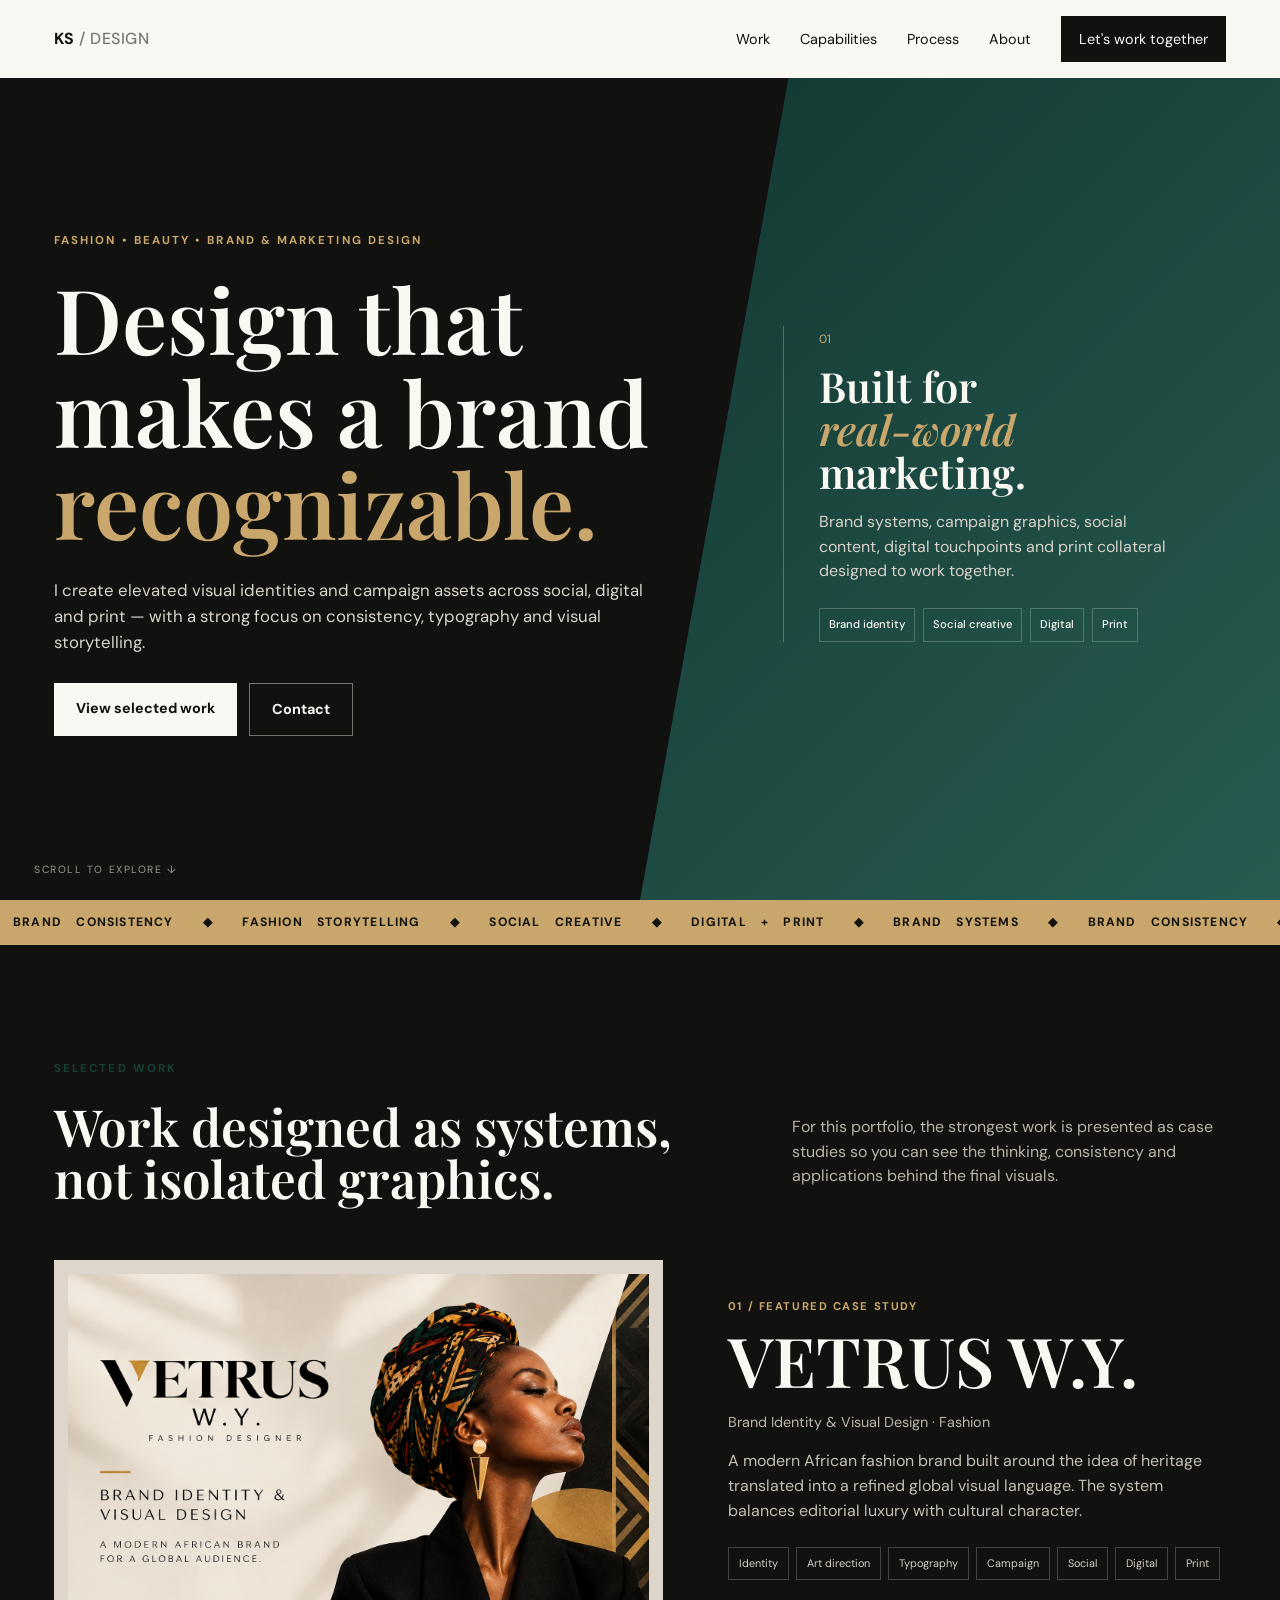
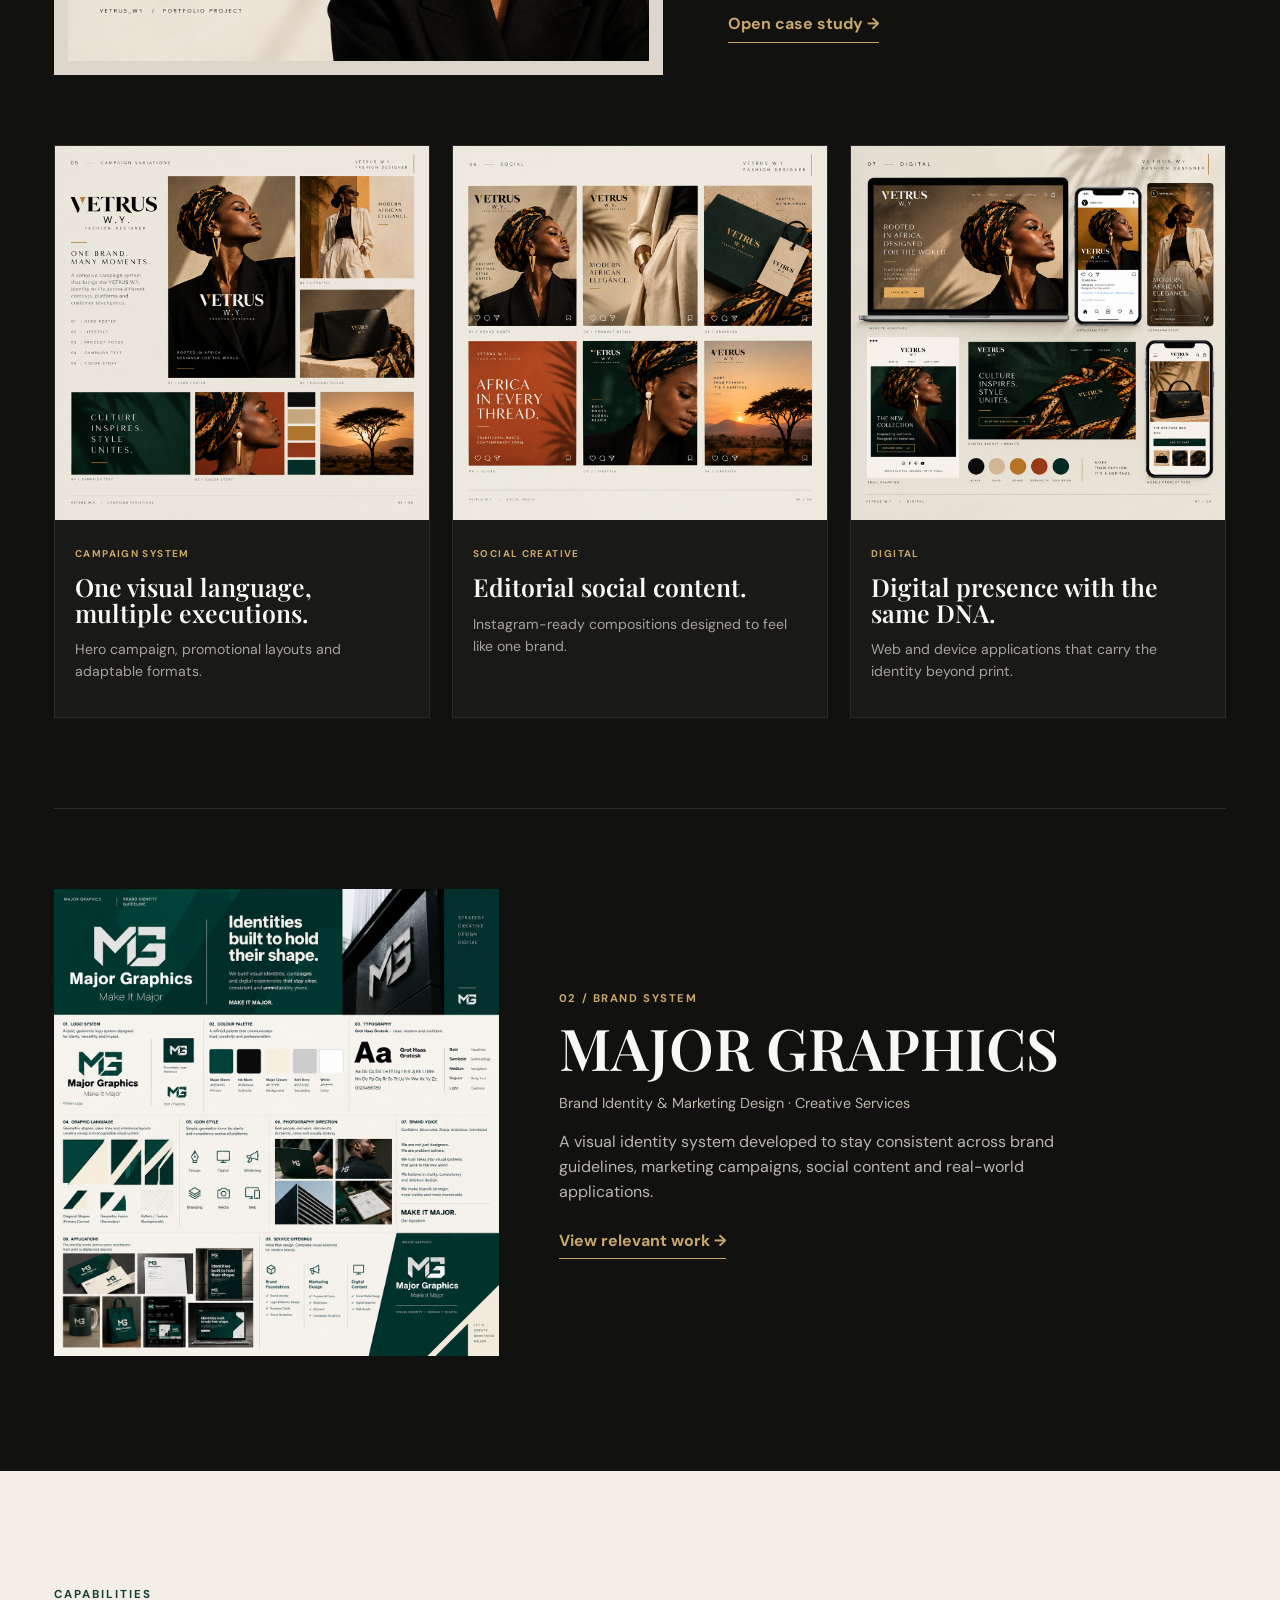
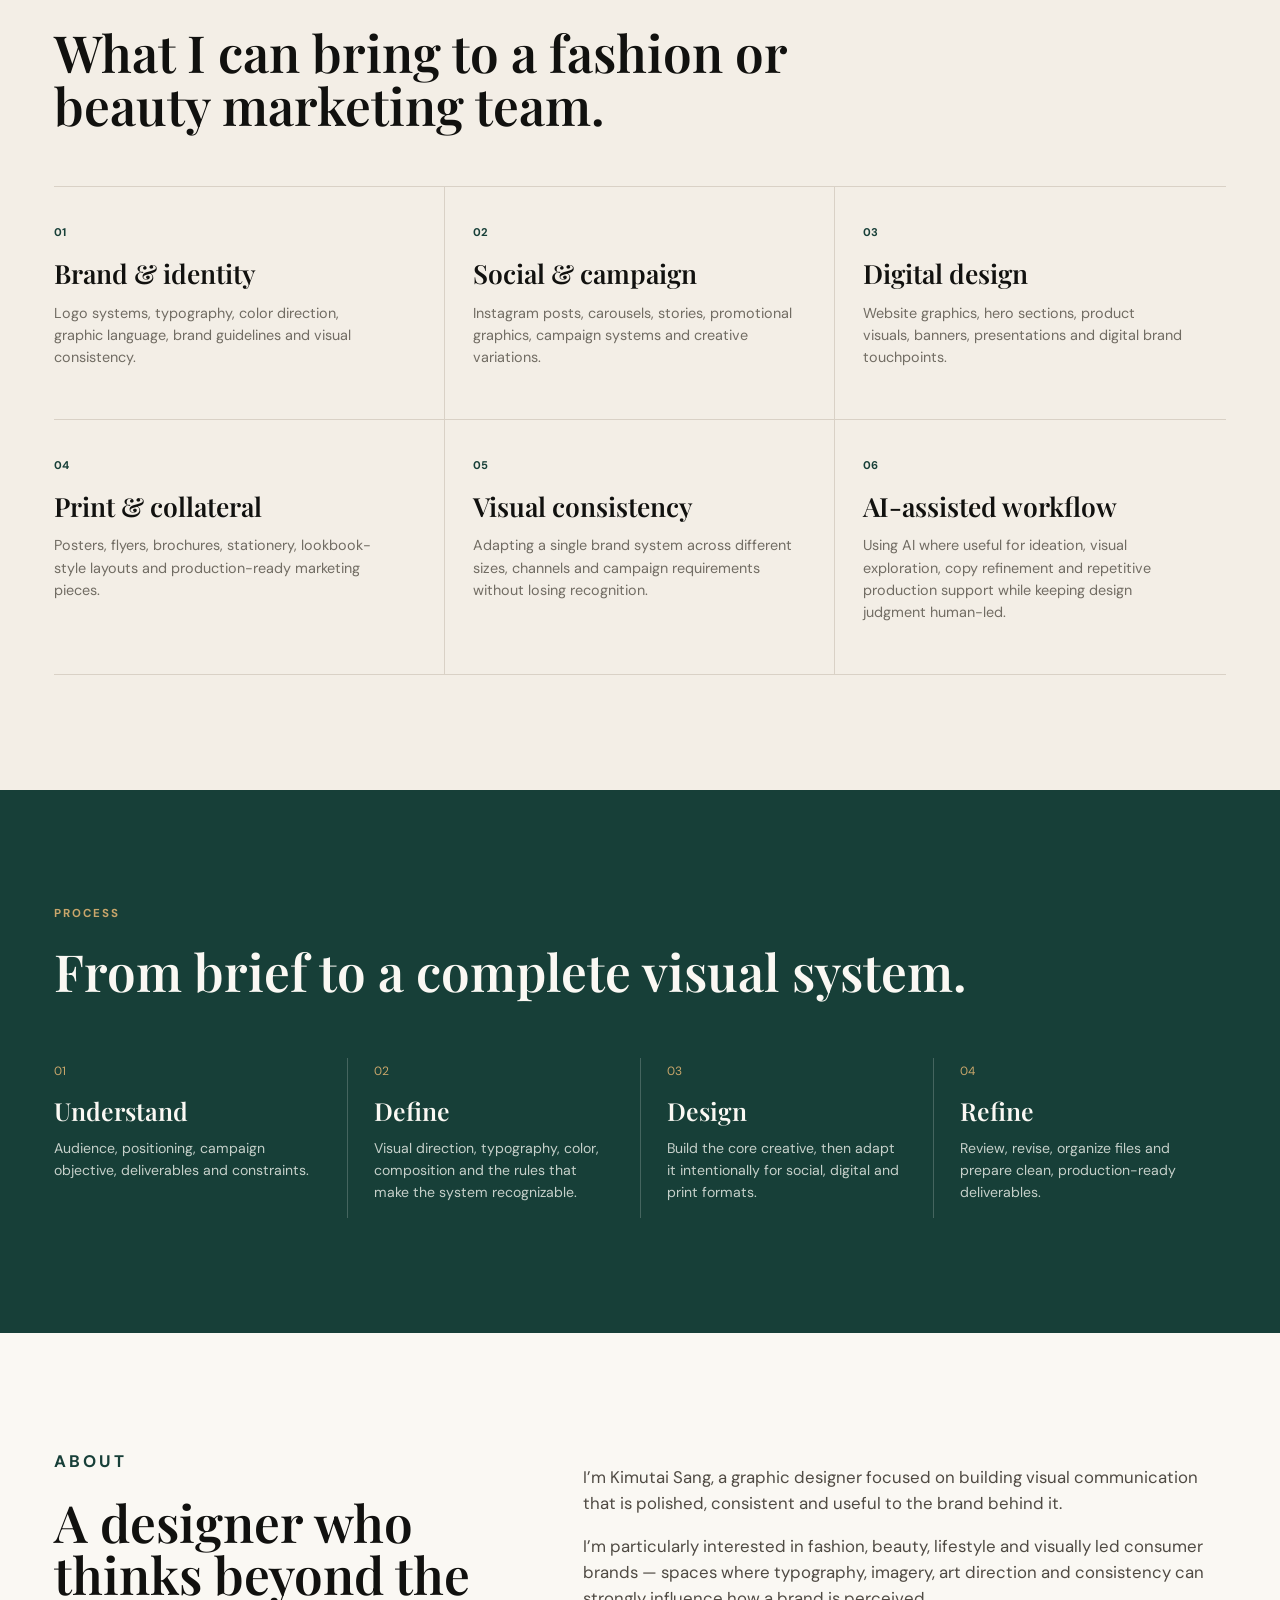
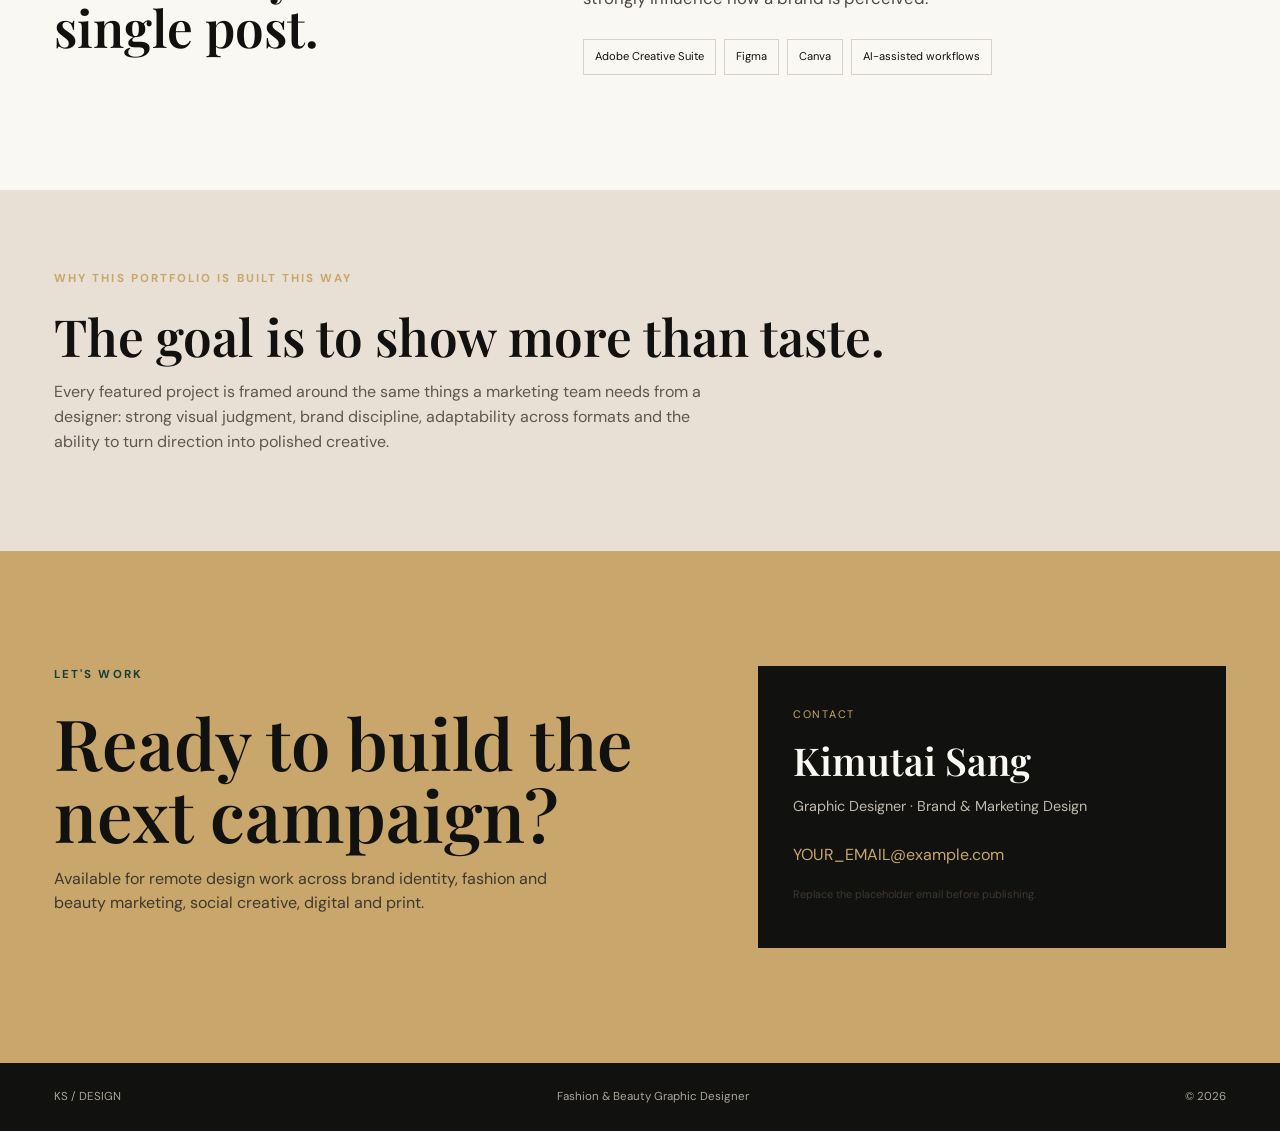
<file: index.html>
<!doctype html>
<html lang="en">
<head>
<meta charset="utf-8"><meta name="viewport" content="width=device-width,initial-scale=1">
<title>Kimutai Sang — Fashion & Beauty Graphic Designer</title>
<meta name="description" content="Portfolio of Kimutai Sang — graphic design, fashion branding, social creative, digital and print design.">
<link rel="preconnect" href="https://fonts.googleapis.com"><link rel="preconnect" href="https://fonts.gstatic.com" crossorigin>
<link href="https://fonts.googleapis.com/css2?family=DM+Sans:wght@400;500;600;700&family=Playfair+Display:wght@500;600;700&display=swap" rel="stylesheet">
<link rel="stylesheet" href="styles.css">
</head>
<body>
<header><nav class="nav wrap"><a class="wordmark" href="#top">KS<span> / DESIGN</span></a><div class="navlinks"><a href="#work">Work</a><a href="#capabilities">Capabilities</a><a href="#process">Process</a><a href="#about">About</a><a class="navbtn" href="#contact">Let's work together</a></div><button class="menu" aria-label="Open menu">☰</button></nav></header>
<main id="top">
<section class="hero"><div class="hero-bg"></div><div class="wrap hero-grid"><div><p class="eyebrow">FASHION • BEAUTY • BRAND & MARKETING DESIGN</p><h1>Design that makes a brand <em>recognizable.</em></h1><p class="hero-lead">I create elevated visual identities and campaign assets across social, digital and print — with a strong focus on consistency, typography and visual storytelling.</p><div class="actions"><a class="btn light" href="#work">View selected work</a><a class="btn outline" href="#contact">Contact</a></div></div><aside class="hero-note"><span>01</span><h2>Built for<br><i>real-world</i> marketing.</h2><p>Brand systems, campaign graphics, social content, digital touchpoints and print collateral designed to work together.</p><div class="mini-tags"><b>Brand identity</b><b>Social creative</b><b>Digital</b><b>Print</b></div></aside></div><div class="scroll">SCROLL TO EXPLORE ↓</div></section>
<div class="marquee"><div>BRAND CONSISTENCY <i>◆</i> FASHION STORYTELLING <i>◆</i> SOCIAL CREATIVE <i>◆</i> DIGITAL + PRINT <i>◆</i> BRAND SYSTEMS <i>◆</i> BRAND CONSISTENCY <i>◆</i> FASHION STORYTELLING <i>◆</i></div></div>
<section id="work" class="section work"><div class="wrap"><div class="section-head"><div><p class="eyebrow dark">SELECTED WORK</p><h2>Work designed as systems, not isolated graphics.</h2></div><p>For this portfolio, the strongest work is presented as case studies so you can see the thinking, consistency and applications behind the final visuals.</p></div>
<article class="feature"><div class="feature-image"><img src="assets/Vetrus Luxury Fashion Portfolio Cover.png" alt="Vetrus W.Y. fashion brand identity portfolio cover"></div><div class="feature-copy"><span class="index">01 / FEATURED CASE STUDY</span><h3>VETRUS W.Y.</h3><p class="role">Brand Identity & Visual Design · Fashion</p><p>A modern African fashion brand built around the idea of heritage translated into a refined global visual language. The system balances editorial luxury with cultural character.</p><div class="chips"><span>Identity</span><span>Art direction</span><span>Typography</span><span>Campaign</span><span>Social</span><span>Digital</span><span>Print</span></div><a class="textlink" href="case-study.html">Open case study →</a></div></article>
<div class="grid-work"><article class="tile"><img src="assets/Vetrus W.Y. Campaign Variations.png" alt="Vetrus campaign variations"><div><small>CAMPAIGN SYSTEM</small><h3>One visual language, multiple executions.</h3><p>Hero campaign, promotional layouts and adaptable formats.</p></div></article><article class="tile"><img src="assets/Vetrus W.Y. Editorial Social Collage.png" alt="Vetrus editorial social campaign"><div><small>SOCIAL CREATIVE</small><h3>Editorial social content.</h3><p>Instagram-ready compositions designed to feel like one brand.</p></div></article><article class="tile"><img src="assets/Vetrus W.Y. Digital Fashion Showcase.png" alt="Vetrus digital fashion showcase"><div><small>DIGITAL</small><h3>Digital presence with the same DNA.</h3><p>Web and device applications that carry the identity beyond print.</p></div></article></div>
<article class="secondary"><div class="secondary-image"><img src="assets/Major Graphics Brand Identity Board.png" alt="Major Graphics brand identity board"></div><div><span class="index">02 / BRAND SYSTEM</span><h3>MAJOR GRAPHICS</h3><p class="role">Brand Identity & Marketing Design · Creative Services</p><p>A visual identity system developed to stay consistent across brand guidelines, marketing campaigns, social content and real-world applications.</p><a class="textlink" href="#contact">View relevant work →</a></div></article>
</div></section>
<section id="capabilities" class="section capabilities"><div class="wrap"><p class="eyebrow dark">CAPABILITIES</p><h2>What I can bring to a fashion or beauty marketing team.</h2><div class="cap-grid"><div><b>01</b><h3>Brand & identity</h3><p>Logo systems, typography, color direction, graphic language, brand guidelines and visual consistency.</p></div><div><b>02</b><h3>Social & campaign</h3><p>Instagram posts, carousels, stories, promotional graphics, campaign systems and creative variations.</p></div><div><b>03</b><h3>Digital design</h3><p>Website graphics, hero sections, product visuals, banners, presentations and digital brand touchpoints.</p></div><div><b>04</b><h3>Print & collateral</h3><p>Posters, flyers, brochures, stationery, lookbook-style layouts and production-ready marketing pieces.</p></div><div><b>05</b><h3>Visual consistency</h3><p>Adapting a single brand system across different sizes, channels and campaign requirements without losing recognition.</p></div><div><b>06</b><h3>AI-assisted workflow</h3><p>Using AI where useful for ideation, visual exploration, copy refinement and repetitive production support while keeping design judgment human-led.</p></div></div></div></section>
<section id="process" class="section process"><div class="wrap"><p class="eyebrow">PROCESS</p><h2>From brief to a complete visual system.</h2><div class="steps"><div><span>01</span><h3>Understand</h3><p>Audience, positioning, campaign objective, deliverables and constraints.</p></div><div><span>02</span><h3>Define</h3><p>Visual direction, typography, color, composition and the rules that make the system recognizable.</p></div><div><span>03</span><h3>Design</h3><p>Build the core creative, then adapt it intentionally for social, digital and print formats.</p></div><div><span>04</span><h3>Refine</h3><p>Review, revise, organize files and prepare clean, production-ready deliverables.</p></div></div></div></section>
<section id="about" class="section about"><div class="wrap about-grid"><div><p class="eyebrow dark">ABOUT</p><h2>A designer who thinks beyond the single post.</h2></div><div><p>I’m Kimutai Sang, a graphic designer focused on building visual communication that is polished, consistent and useful to the brand behind it.</p><p>I’m particularly interested in fashion, beauty, lifestyle and visually led consumer brands — spaces where typography, imagery, art direction and consistency can strongly influence how a brand is perceived.</p><div class="toolrow"><span>Adobe Creative Suite</span><span>Figma</span><span>Canva</span><span>AI-assisted workflows</span></div></div></div></section>
<section class="section proof"><div class="wrap"><div class="proof-card"><p class="eyebrow">WHY THIS PORTFOLIO IS BUILT THIS WAY</p><h2>The goal is to show more than taste.</h2><p>Every featured project is framed around the same things a marketing team needs from a designer: strong visual judgment, brand discipline, adaptability across formats and the ability to turn direction into polished creative.</p></div></div></section>
<section id="contact" class="section contact"><div class="wrap contact-grid"><div><p class="eyebrow dark">LET'S WORK</p><h2>Ready to build the next campaign?</h2><p>Available for remote design work across brand identity, fashion and beauty marketing, social creative, digital and print.</p></div><div class="contact-box"><span>CONTACT</span><h3>Kimutai Sang</h3><p>Graphic Designer · Brand & Marketing Design</p><a href="mailto:YOUR_EMAIL@example.com">YOUR_EMAIL@example.com</a><p class="note">Replace the placeholder email before publishing.</p></div></div></section>
</main><footer><div class="wrap"><span>KS / DESIGN</span><span>Fashion & Beauty Graphic Designer</span><span>© 2026</span></div></footer>
</body></html>
</file>
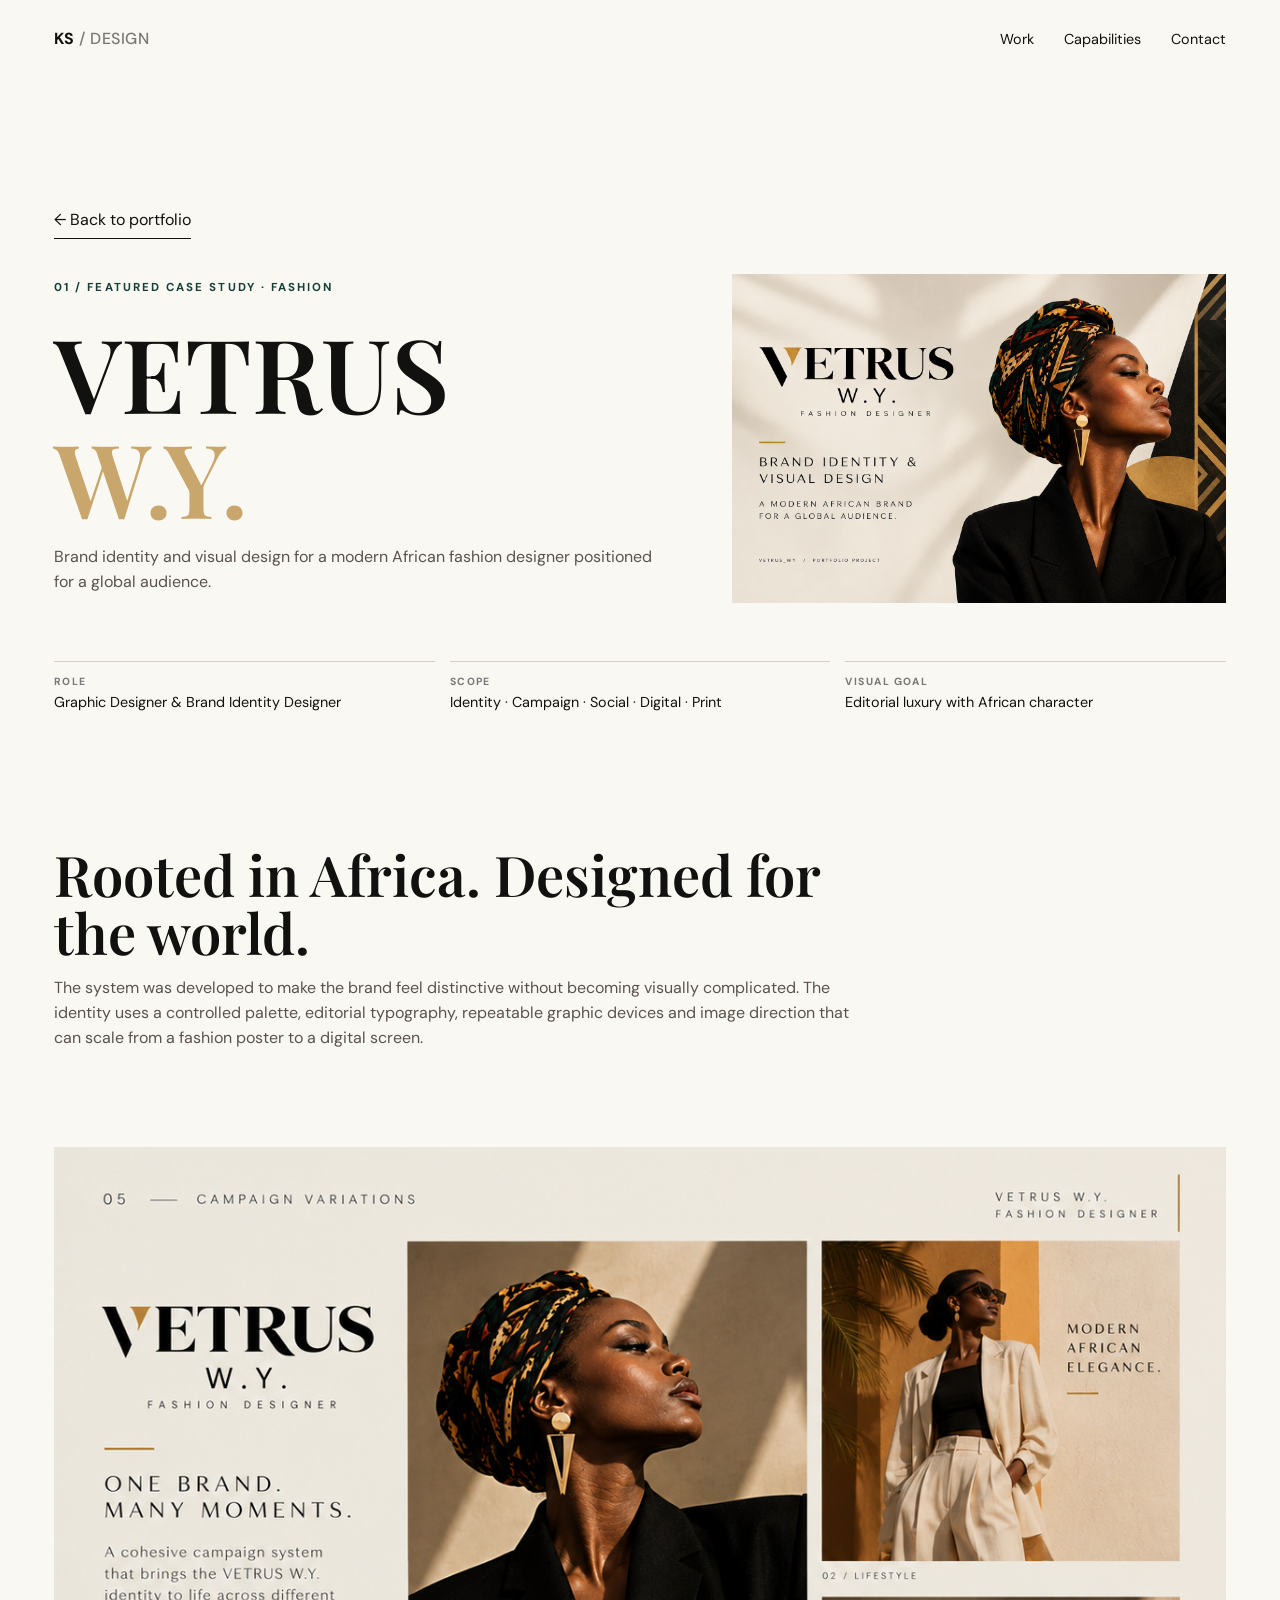
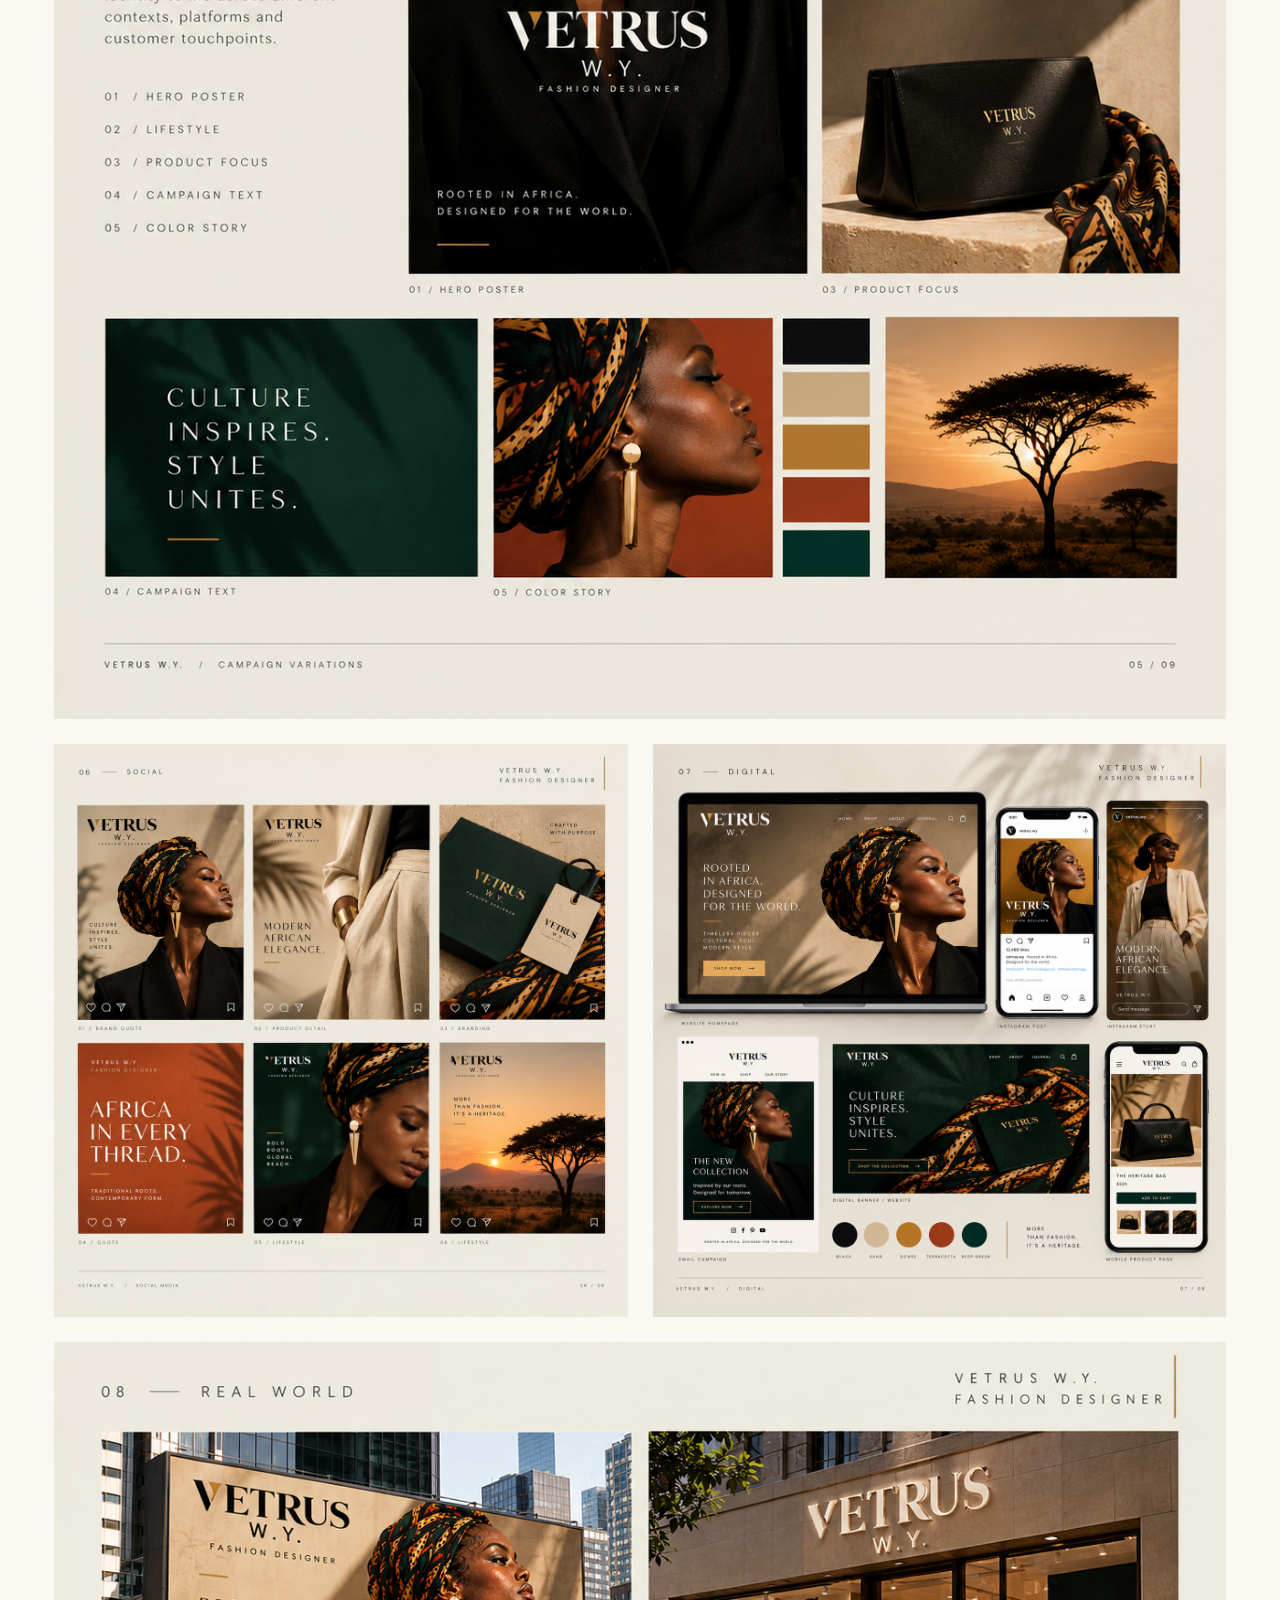
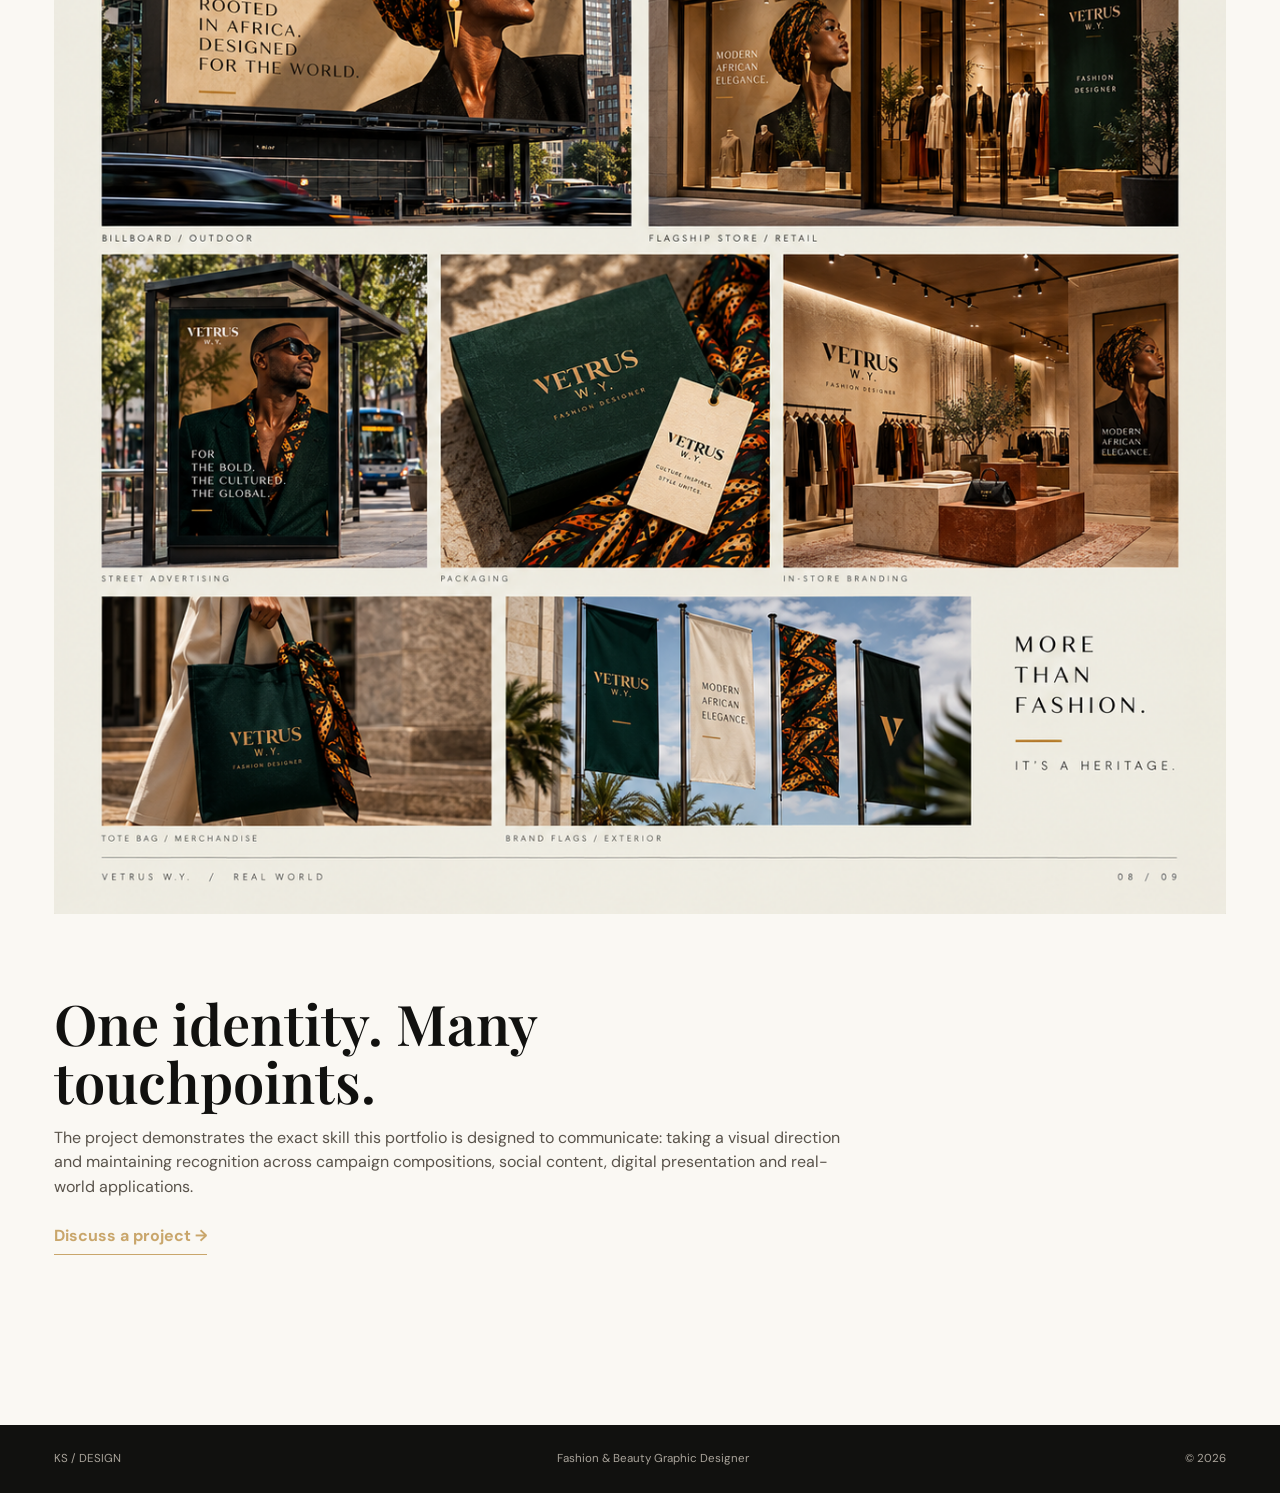
<file: case-study.html>
<!doctype html><html lang="en"><head><meta charset="utf-8"><meta name="viewport" content="width=device-width,initial-scale=1"><title>Vetrus W.Y. — Case Study</title><link rel="preconnect" href="https://fonts.googleapis.com"><link rel="preconnect" href="https://fonts.gstatic.com" crossorigin><link href="https://fonts.googleapis.com/css2?family=DM+Sans:wght@400;500;600;700&family=Playfair+Display:wght@500;600;700&display=swap" rel="stylesheet"><link rel="stylesheet" href="styles.css"><style>.case{padding:130px 0 90px}.casehero{display:grid;grid-template-columns:1fr .8fr;gap:60px;align-items:end}.casehero h1{font-size:clamp(3.5rem,8vw,7rem)}.casehero p{max-width:600px;color:#59534b}.meta{display:grid;grid-template-columns:repeat(3,1fr);gap:15px;margin:50px 0}.meta div{border-top:1px solid #d7cec1;padding-top:12px}.meta b{display:block;font-size:.65rem;letter-spacing:.14em;color:#777}.meta span{font-size:.9rem}.gallery{display:grid;grid-template-columns:1fr 1fr;gap:25px}.gallery img{width:100%;display:block;background:#e8e0d4}.gallery .wide{grid-column:1/-1}.statement{padding:80px 0;max-width:800px}.statement h2{font-size:3.5rem}.statement p{color:#59534b}.back{display:inline-block;margin-bottom:35px;border-bottom:1px solid #111;padding-bottom:5px}@media(max-width:700px){.casehero,.meta,.gallery{grid-template-columns:1fr}.gallery .wide{grid-column:auto}.statement h2{font-size:2.5rem}}</style></head><body><header><nav class="nav wrap"><a class="wordmark" href="index.html">KS<span> / DESIGN</span></a><div class="navlinks"><a href="index.html#work">Work</a><a href="index.html#capabilities">Capabilities</a><a href="index.html#contact">Contact</a></div></nav></header><main class="case"><div class="wrap"><a class="back" href="index.html">← Back to portfolio</a><div class="casehero"><div><p class="eyebrow dark">01 / FEATURED CASE STUDY · FASHION</p><h1>VETRUS<br><em>W.Y.</em></h1><p>Brand identity and visual design for a modern African fashion designer positioned for a global audience.</p></div><div><img src="assets/Vetrus Luxury Fashion Portfolio Cover.png" alt="Vetrus portfolio cover" style="width:100%"></div></div><div class="meta"><div><b>ROLE</b><span>Graphic Designer & Brand Identity Designer</span></div><div><b>SCOPE</b><span>Identity · Campaign · Social · Digital · Print</span></div><div><b>VISUAL GOAL</b><span>Editorial luxury with African character</span></div></div><div class="statement"><h2>Rooted in Africa. Designed for the world.</h2><p>The system was developed to make the brand feel distinctive without becoming visually complicated. The identity uses a controlled palette, editorial typography, repeatable graphic devices and image direction that can scale from a fashion poster to a digital screen.</p></div><div class="gallery"><img class="wide" src="assets/Vetrus W.Y. Campaign Variations.png" alt="Vetrus campaign variations"><img src="assets/Vetrus W.Y. Editorial Social Collage.png" alt="Vetrus social creative"><img src="assets/Vetrus W.Y. Digital Fashion Showcase.png" alt="Vetrus digital presence"><img class="wide" src="assets/Vetrus W.Y. Real World Campaign.png" alt="Vetrus real world applications"></div><div class="statement"><h2>One identity. Many touchpoints.</h2><p>The project demonstrates the exact skill this portfolio is designed to communicate: taking a visual direction and maintaining recognition across campaign compositions, social content, digital presentation and real-world applications.</p><a class="textlink" href="index.html#contact">Discuss a project →</a></div></div></main><footer><div class="wrap"><span>KS / DESIGN</span><span>Fashion & Beauty Graphic Designer</span><span>© 2026</span></div></footer></body></html>
</file>
<file: styles.css>
:root{--ink:#11110f;--paper:#f3eee6;--cream:#faf8f3;--olive:#173f38;--gold:#c9a66b;--muted:#716c63;--line:#d9d1c6;--max:1240px}*{box-sizing:border-box}html{scroll-behavior:smooth}body{margin:0;background:var(--cream);color:var(--ink);font-family:'DM Sans',sans-serif;line-height:1.55}a{color:inherit;text-decoration:none}.wrap{max-width:var(--max);margin:auto;padding:0 34px}.nav{height:78px;display:flex;align-items:center;justify-content:space-between}.wordmark{font-weight:700;letter-spacing:.03em}.wordmark span{font-weight:500;opacity:.55}.navlinks{display:flex;gap:30px;align-items:center;font-size:.9rem}.navbtn{background:var(--ink);color:var(--cream);padding:12px 18px}.menu{display:none;background:none;border:0;font-size:1.3rem}.hero{min-height:calc(100vh - 78px);background:var(--ink);color:var(--cream);position:relative;display:flex;align-items:center;overflow:hidden}.hero-bg{position:absolute;right:-8%;top:0;width:58%;height:100%;background:linear-gradient(135deg,#123a34,#2a6257);clip-path:polygon(20% 0,100% 0,100% 100%,0 100%);opacity:.95}.hero-grid{position:relative;z-index:2;display:grid;grid-template-columns:1.1fr .75fr;gap:80px;align-items:center;width:100%;padding-top:70px;padding-bottom:80px}.eyebrow{font-size:.72rem;letter-spacing:.18em;font-weight:700;margin:0 0 22px;color:var(--gold)}.eyebrow.dark{color:var(--olive)}h1,h2,h3{font-family:'Playfair Display',serif;font-weight:600;line-height:1.03;margin:0}h1{font-size:clamp(3.2rem,7vw,6.7rem);max-width:850px}h1 em{color:var(--gold);font-style:normal}.hero-lead{font-size:1.05rem;color:#d9d4cb;max-width:620px;margin:28px 0}.actions{display:flex;gap:12px}.btn{padding:14px 22px;font-weight:700;font-size:.9rem}.btn.light{background:var(--cream);color:var(--ink)}.btn.outline{border:1px solid #77736b}.hero-note{border-left:1px solid rgba(255,255,255,.25);padding-left:35px}.hero-note>span{font-size:.75rem;color:var(--gold)}.hero-note h2{font-size:2.6rem;margin:14px 0}.hero-note h2 i{color:var(--gold)}.hero-note p{color:#d8d2c8;max-width:360px}.mini-tags{display:flex;flex-wrap:wrap;gap:8px;margin-top:24px}.mini-tags b{font-size:.7rem;border:1px solid rgba(255,255,255,.22);padding:7px 9px;font-weight:500}.scroll{position:absolute;bottom:22px;left:34px;font-size:.65rem;letter-spacing:.15em;color:#9d978d}.marquee{overflow:hidden;background:var(--gold);white-space:nowrap;font-size:.76rem;font-weight:700;letter-spacing:.1em;padding:13px}.marquee div{word-spacing:10px}.marquee i{font-style:normal;margin:0 15px}.section{padding:115px 0}.work{background:var(--ink);color:var(--cream)}.section-head{display:grid;grid-template-columns:1fr .65fr;gap:70px;align-items:end;margin-bottom:55px}.section h2{font-size:clamp(2.2rem,4vw,4rem)}.section-head>p{color:#b9b3aa;max-width:480px}.feature{display:grid;grid-template-columns:1.1fr .9fr;gap:65px;align-items:center}.feature-image{background:#ded6ca;padding:14px}.feature-image img{width:100%;display:block}.feature-copy h3{font-size:4.3rem;margin:8px 0}.index{font-size:.7rem;letter-spacing:.14em;color:var(--gold);font-weight:700}.role{color:#bdb6ac;font-size:.9rem}.feature-copy>p:not(.role){color:#c5beb4;max-width:520px}.chips{display:flex;flex-wrap:wrap;gap:7px;margin:24px 0}.chips span{font-size:.68rem;border:1px solid #45433f;padding:7px 10px;color:#d5cfc6}.textlink{display:inline-block;margin-top:8px;border-bottom:1px solid var(--gold);padding-bottom:5px;color:var(--gold);font-weight:700}.grid-work{display:grid;grid-template-columns:repeat(3,1fr);gap:22px;margin-top:70px}.tile{background:#191917;border:1px solid #2b2a27}.tile img{width:100%;display:block}.tile div{padding:20px}.tile small{font-size:.62rem;letter-spacing:.14em;color:var(--gold);font-weight:700}.tile h3{font-size:1.55rem;margin:9px 0}.tile p{color:#a8a29a;font-size:.88rem}.secondary{display:grid;grid-template-columns:.8fr 1.2fr;gap:60px;align-items:center;margin-top:90px;padding-top:80px;border-top:1px solid #2d2c29}.secondary-image img{width:100%;display:block}.secondary h3{font-size:3.6rem;margin:8px 0}.secondary p:not(.role){color:#bbb5ad;max-width:520px}.capabilities{background:var(--paper)}.capabilities> .wrap>h2{max-width:760px;margin-bottom:55px}.cap-grid{display:grid;grid-template-columns:repeat(3,1fr);border-top:1px solid var(--line)}.cap-grid>div{padding:32px 28px 36px 0;border-bottom:1px solid var(--line);border-right:1px solid var(--line);min-height:210px}.cap-grid>div:nth-child(3n){border-right:0;padding-left:28px}.cap-grid>div:nth-child(3n+2){padding-left:28px}.cap-grid b{font-size:.7rem;color:var(--olive)}.cap-grid h3{font-size:1.65rem;margin:16px 0 10px}.cap-grid p{color:var(--muted);max-width:320px;font-size:.9rem}.process{background:var(--olive);color:var(--cream)}.steps{display:grid;grid-template-columns:repeat(4,1fr);margin-top:60px}.steps>div{padding:0 26px;border-left:1px solid rgba(255,255,255,.2)}.steps>div:first-child{border-left:0;padding-left:0}.steps span{color:var(--gold);font-size:.75rem}.steps h3{font-size:1.55rem;margin:16px 0 9px}.steps p{color:#c6d0ca;font-size:.88rem}.about{background:var(--cream)}.about-grid{display:grid;grid-template-columns:.8fr 1.2fr;gap:100px}.about-grid>div>p{font-size:1.05rem;color:#4f4a43;max-width:650px}.toolrow{display:flex;flex-wrap:wrap;gap:8px;margin-top:28px}.toolrow span{border:1px solid var(--line);padding:8px 11px;font-size:.7rem}.proof{background:#e8e0d4;padding-top:80px;padding-bottom:80px}.proof-card{max-width:850px}.proof-card h2{font-size:3.2rem;margin-bottom:18px}.proof-card>p:last-child{max-width:650px;color:#5d574f}.contact{background:var(--gold)}.contact-grid{display:grid;grid-template-columns:1fr .75fr;gap:80px;align-items:start}.contact h2{font-size:4.4rem;max-width:650px}.contact-grid>div>p:last-child{color:#3f382f;max-width:520px}.contact-box{background:var(--ink);color:var(--cream);padding:35px}.contact-box>span{font-size:.68rem;color:var(--gold);letter-spacing:.16em}.contact-box h3{font-size:2.4rem;margin:16px 0 4px}.contact-box p{color:#bfb8ae;font-size:.9rem}.contact-box a{display:block;color:var(--gold);margin-top:25px}.contact-box .note{font-size:.68rem;color:#77736c;margin-top:18px}footer{background:var(--ink);color:#aaa49b;padding:25px 0;font-size:.72rem}footer .wrap{display:flex;justify-content:space-between;gap:20px}@media(max-width:900px){.navlinks{display:none}.menu{display:block;color:var(--ink)}.hero-grid,.feature,.secondary,.about-grid,.contact-grid,.section-head{grid-template-columns:1fr;gap:40px}.hero-bg{width:100%;opacity:.35}.hero-note{border-left:0;border-top:1px solid rgba(255,255,255,.25);padding:25px 0 0}.grid-work,.cap-grid{grid-template-columns:1fr 1fr}.steps{grid-template-columns:1fr 1fr;gap:35px}.steps>div:nth-child(3){border-left:0;padding-left:0}.cap-grid>div{border-right:0!important;padding-left:0!important}.contact h2{font-size:3.4rem}}@media(max-width:600px){.wrap{padding:0 20px}.section{padding:80px 0}h1{font-size:3.2rem}.feature-copy h3,.secondary h3{font-size:2.8rem}.grid-work,.cap-grid,.steps{grid-template-columns:1fr}.section-head{margin-bottom:38px}.contact h2{font-size:2.8rem}.scroll{left:20px}footer .wrap{flex-direction:column}}
</file>
